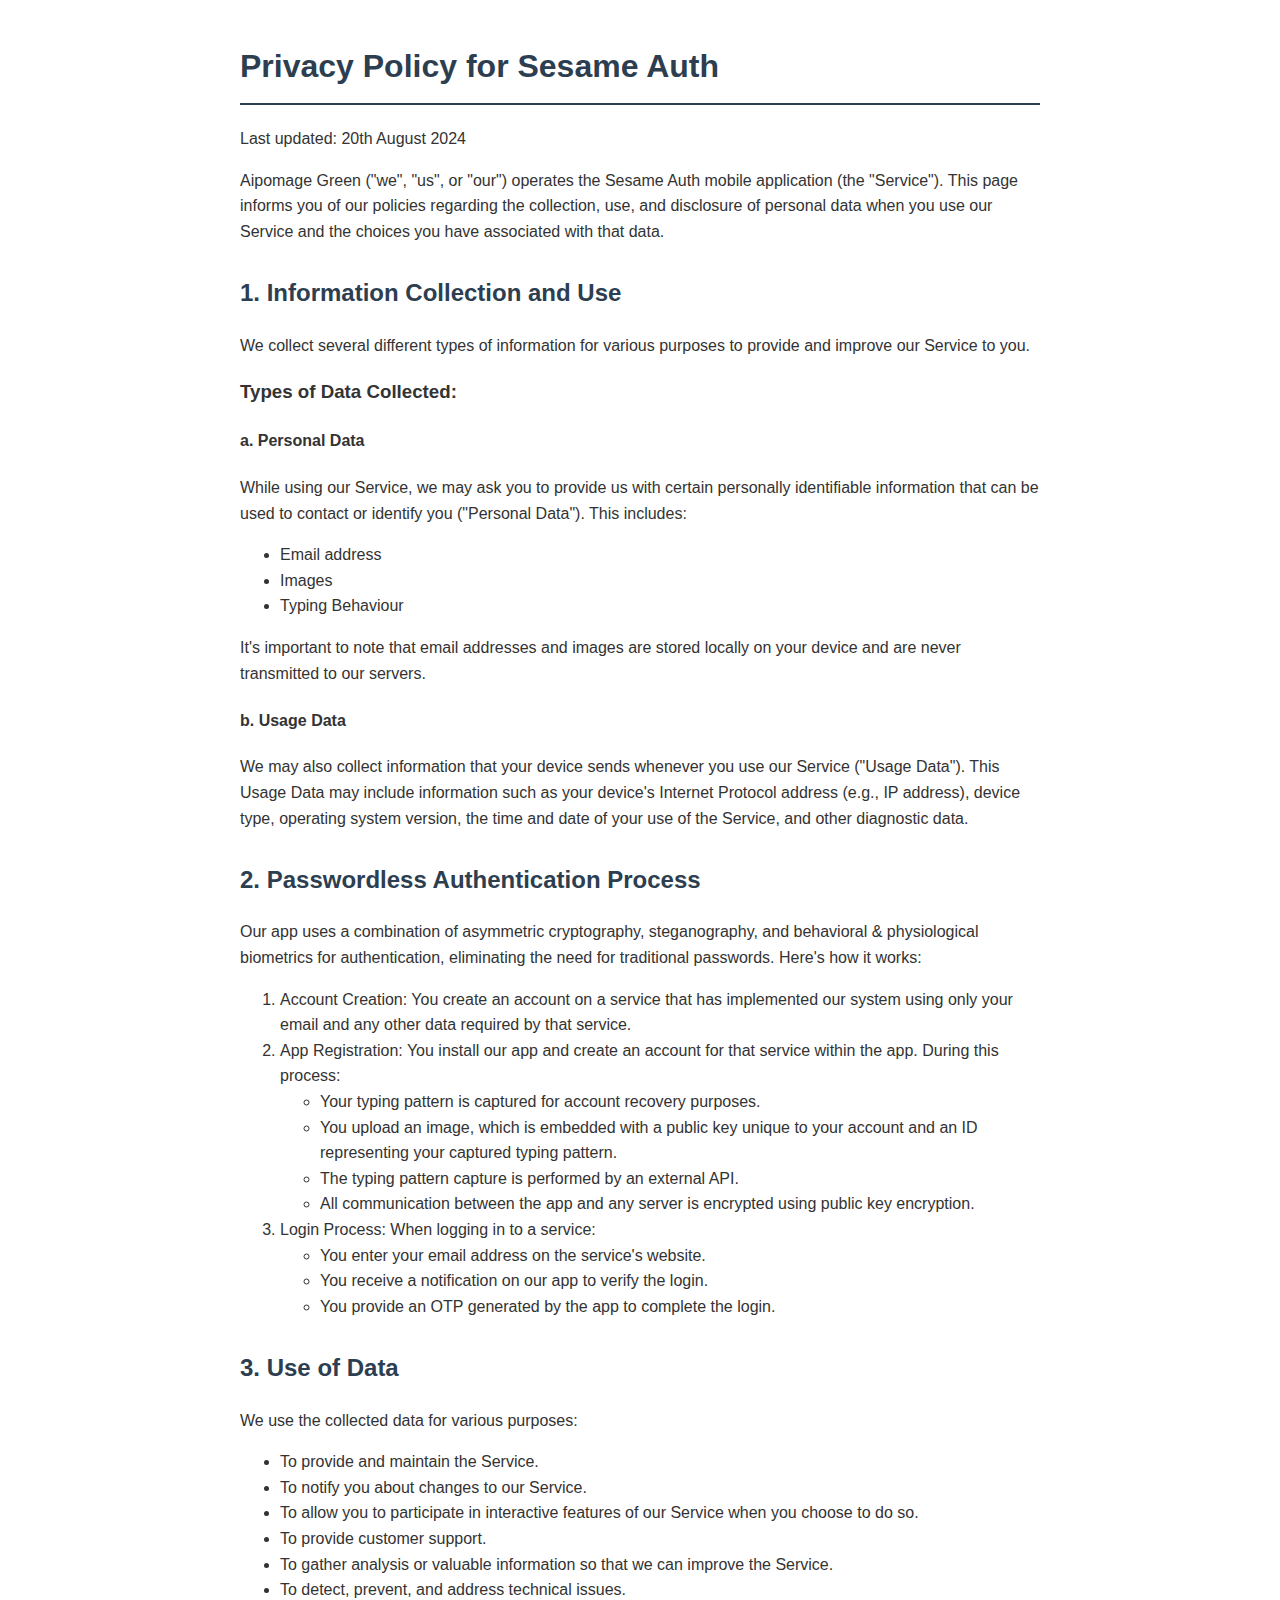
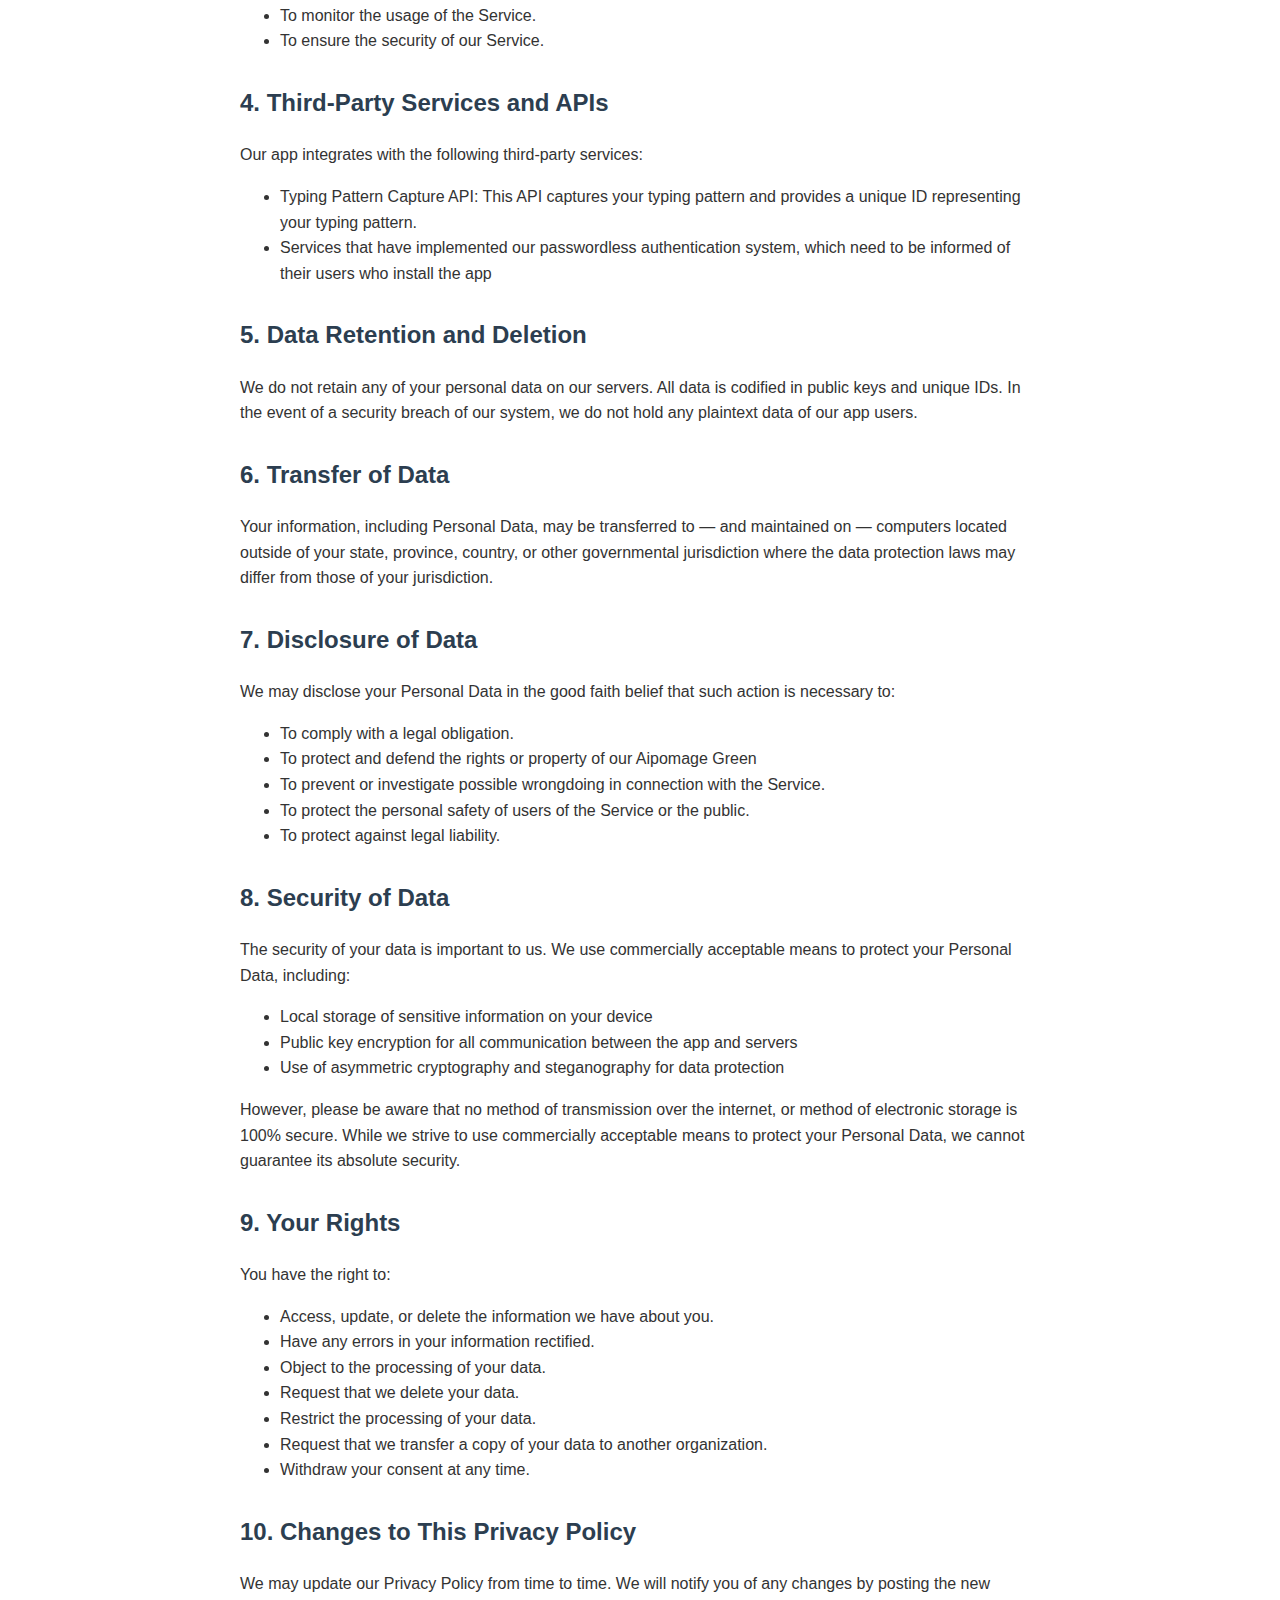
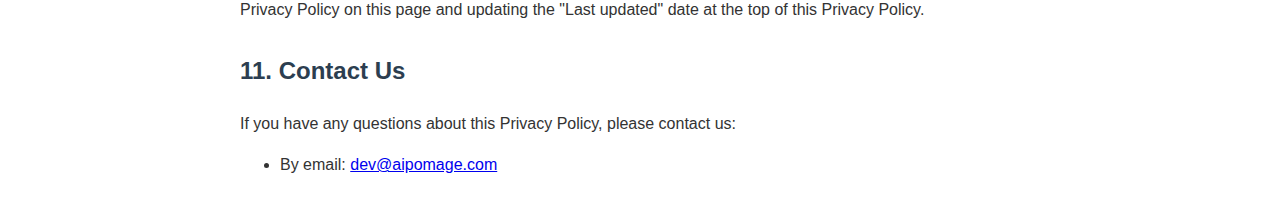
<file: index.html>
<!DOCTYPE html>
<html lang="en">
<head>
    <meta charset="UTF-8">
    <meta name="viewport" content="width=device-width, initial-scale=1.0">
    <title>Privacy Policy - Sesame Auth</title>
    <style>
        body {
            font-family: Arial, sans-serif;
            line-height: 1.6;
            color: #333;
            max-width: 800px;
            margin: 0 auto;
            padding: 20px;
        }
        h1, h2 {
            color: #2c3e50;
        }
        h1 {
            border-bottom: 2px solid #2c3e50;
            padding-bottom: 10px;
        }
        h2 {
            margin-top: 30px;
        }
    </style>
</head>
<body>
    <h1>Privacy Policy for Sesame Auth</h1>
    
    <p>Last updated: 20th August 2024</p>

    <p>
		Aipomage Green ("we", "us", or "our") operates the Sesame Auth mobile application (the "Service").
		This page informs you of our policies regarding the collection, use, and disclosure of personal data when you use our Service and the choices you have associated with that data.
	</p>

    <h2>1. Information Collection and Use</h2>
    <p>
		We collect several different types of information for various purposes to provide and improve our Service to you.
	</p>

    <h3>Types of Data Collected:</h3>
    <h4>a. Personal Data</h4>
    <p>
		While using our Service, we may ask you to provide us with certain personally identifiable information that can be used to contact or identify you ("Personal Data"). This includes:
		<ul>
			<li>Email address</li>
			<li>Images</li>
			<li>Typing Behaviour</li>
		</ul>
		It's important to note that email addresses and images are stored locally on your device and are never transmitted to our servers.
	</p>

    <h4>b. Usage Data</h4>
    <p>
		We may also collect information that your device sends whenever you use our Service ("Usage Data"). This Usage Data may include information such as your device's Internet Protocol address (e.g., IP address), device type, operating system version, the time and date of your use of the Service, and other diagnostic data.
	</p>

    <h2>2. Passwordless Authentication Process</h2>
    <p>
		Our app uses a combination of asymmetric cryptography, steganography, and behavioral & physiological biometrics for authentication, eliminating the need for traditional passwords. Here's how it works:
		<ol>
			<li> Account Creation: You create an account on a service that has implemented our system using only your email and any other data required by that service. </li>
			<li>
				 App Registration: You install our app and create an account for that service within the app. During this process: 
				<ul>
					<li>Your typing pattern is captured for account recovery purposes.</li>
					<li>You upload an image, which is embedded with a public key unique to your account and an ID representing your captured typing pattern.</li>
					<li>The typing pattern capture is performed by an external API.</li>
					<li>All communication between the app and any server is encrypted using public key encryption.
					</li>
				</ul>
			</li>
			<li>
				Login Process: When logging in to a service:
				<ul>
					<li>You enter your email address on the service's website.</li>
					<li>You receive a notification on our app to verify the login.</li>
					<li>You provide an OTP generated by the app to complete the login.</li>
				</ul>
			</li>
		</ol>
	</p>

    <h2>3. Use of Data</h2>
    <p>
		We use the collected data for various purposes:
		<ul>
			<li>To provide and maintain the Service.</li>
			<li>To notify you about changes to our Service.</li>
			 <li>To allow you to participate in interactive features of our Service when you choose to do so.</li>
			 <li>To provide customer support.</li>
			 <li>To gather analysis or valuable information so that we can improve the Service.</li>
			 <li>To detect, prevent, and address technical issues.</li>
			 <li>To monitor the usage of the Service.</li>
			  <li>To ensure the security of our Service.</li>
		</ul>
	</p>

    <h2>4. Third-Party Services and APIs</h2>
    <p>
		Our app integrates with the following third-party services:
		<ul>
			<li>Typing Pattern Capture API: This API captures your typing pattern and provides a unique ID representing your typing pattern.</li>
			<li>Services that have implemented our passwordless authentication system, which need to be informed of their users who install the app</li>
		</ul>
	</p>

    <h2>5. Data Retention and Deletion</h2>
    <p>
		We do not retain any of your personal data on our servers. All data is codified in public keys and unique IDs. In the event of a security breach of our system, we do not hold any plaintext data of our app users.
	</p>

    <h2>6. Transfer of Data</h2>
    <p>
		Your information, including Personal Data, may be transferred to — and maintained on — computers located outside of your state, province, country, or other governmental jurisdiction where the data protection laws may differ from those of your jurisdiction.
	</p>

    <h2>7. Disclosure of Data</h2>
    <p>
		We may disclose your Personal Data in the good faith belief that such action is necessary to:
		<ul>
			<li>To comply with a legal obligation.</li>
			 <li>To protect and defend the rights or property of our Aipomage Green</li>
			  <li>To prevent or investigate possible wrongdoing in connection with the Service.</li>
			  <li>To protect the personal safety of users of the Service or the public.</li>
			  <li>To protect against legal liability.</li>
		</ul>
	</p>

    <h2>8. Security of Data</h2>
    <p>
		The security of your data is important to us. We use commercially acceptable means to protect your Personal Data, including:
		<ul>
		 <li>Local storage of sensitive information on your device</li>
		  <li>Public key encryption for all communication between the app and servers</li>
		  <li>Use of asymmetric cryptography and steganography for data protection</li>
		</ul>
		However, please be aware that no method of transmission over the internet, or method of electronic storage is 100% secure. While we strive to use commercially acceptable means to protect your Personal Data, we cannot guarantee its absolute security.
	</p>

    <h2>9. Your Rights</h2>
    <p>
		You have the right to:
		<ul>
			<li>Access, update, or delete the information we have about you.</li>
			<li>Have any errors in your information rectified.</li>
			 <li>Object to the processing of your data.</li>
			 <li>Request that we delete your data.</li>
			 <li>Restrict the processing of your data.</li>
			 <li>Request that we transfer a copy of your data to another organization.</li>
			 <li>Withdraw your consent at any time.</li>
		</ul>
	</p>

    <h2>10. Changes to This Privacy Policy</h2>
    <p>
		We may update our Privacy Policy from time to time. We will notify you of any changes by posting the new Privacy Policy on this page and updating the "Last updated" date at the top of this Privacy Policy.
	</p>

    <h2>11. Contact Us</h2>
    <p>
		If you have any questions about this Privacy Policy, please contact us:
		<ul>
			<li>By email: <a href="mailto:dev@aipomage.com">dev@aipomage.com</a></li>
		</ul>
	</p>
</body>
</html>
</file>
